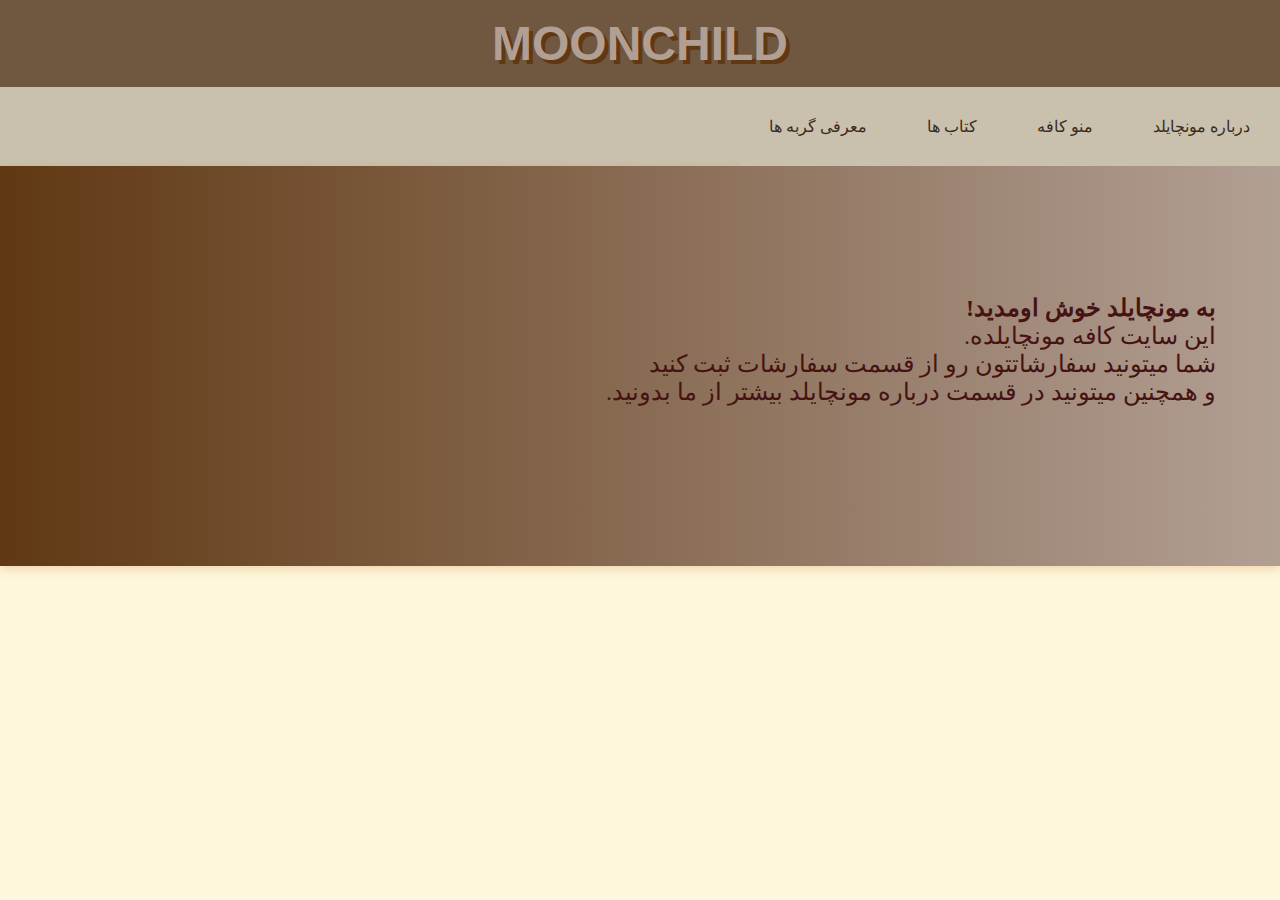
<file: index.html>
<!DOCTYPE html>
<html dir="rtl" lang="fa-IR">
<head>
    <meta charset="UTF-8">
    <meta name="viewport" content="width=device-width, initial-scale=1.0">
    <title>MOONCHILD Coffe</title>
    <link href="http://cdn.font-store.ir/nika.css" rel="stylesheet" type="text/css" />
    <!-- <link rel="stylesheet" href="./reset.css"> -->
    <link rel="stylesheet" href="./style.css">
    <link rel="icon" href="./doc/icons8-crescent-moon-48.png">
</head>
<body>
   <header id="header">
    <h1>MOONCHILD </h1>
 </header>
 <section class="nav">
    <nav>
        <ul>
            <a href="./about.html"><li>درباره مونچایلد</li></a>
            <a href="./cafe menu.html"><li>منو کافه</li></a>
            <a href="./books.html"> <li>کتاب ها</li></a>
            <a href="./cats list.html"><li>معرفی گربه ها</li></a>
        </ul>
    </nav>
 </section>
    <section id="welcome">
        <div class="welcome">
       <h2 id="h2w">به مونچایلد خوش اومدید!</h2> 
       <p>این سایت کافه مونچایلده.<br>
        شما میتونید سفارشاتتون رو از قسمت سفارشات ثبت کنید 
        <br> و همچنین میتونید در قسمت درباره مونچایلد بیشتر از ما بدونید.</p>
        <!-- <img src="./doc/Coffee Lover_Monochromatic.png" alt=""> -->
       </div>
    </section>
</body>
</html>
</file>
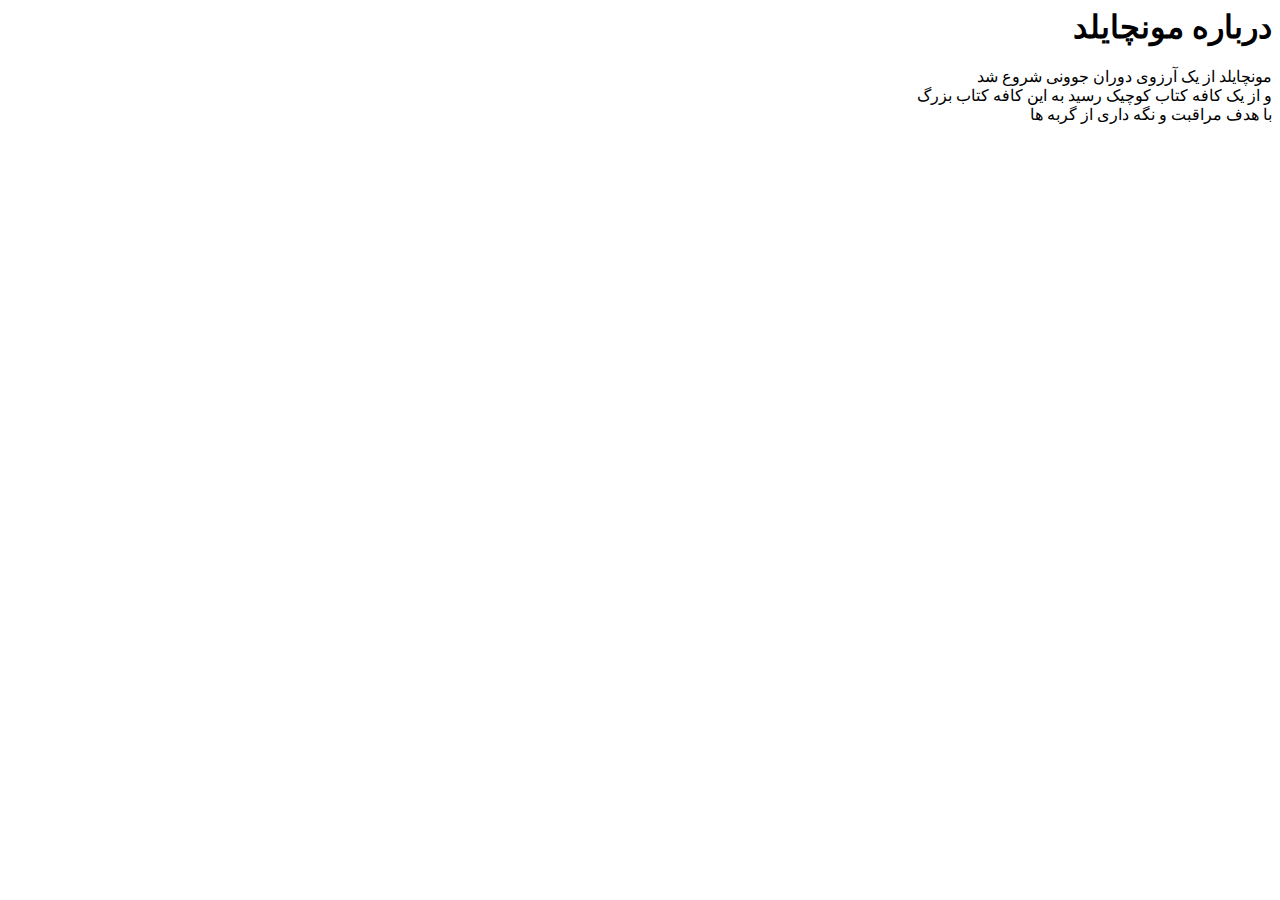
<file: about.html>
<html dir="rtl" lang="fa-IR"">
<head>
    <meta charset="UTF-8">
    <meta name="viewport" content="width=device-width, initial-scale=1.0">
    <title>درباره مونچایلد</title>
</head>
<body>
    <h1>درباره مونچایلد</h1>
    <p> مونچایلد از یک آرزوی دوران جوونی شروع شد<br> 
        و از یک کافه کتاب کوچیک رسید به این کافه کتاب بزرگ <br>
          با هدف مراقبت و نگه داری از گربه ها</p>
</body>
</html>
</file>
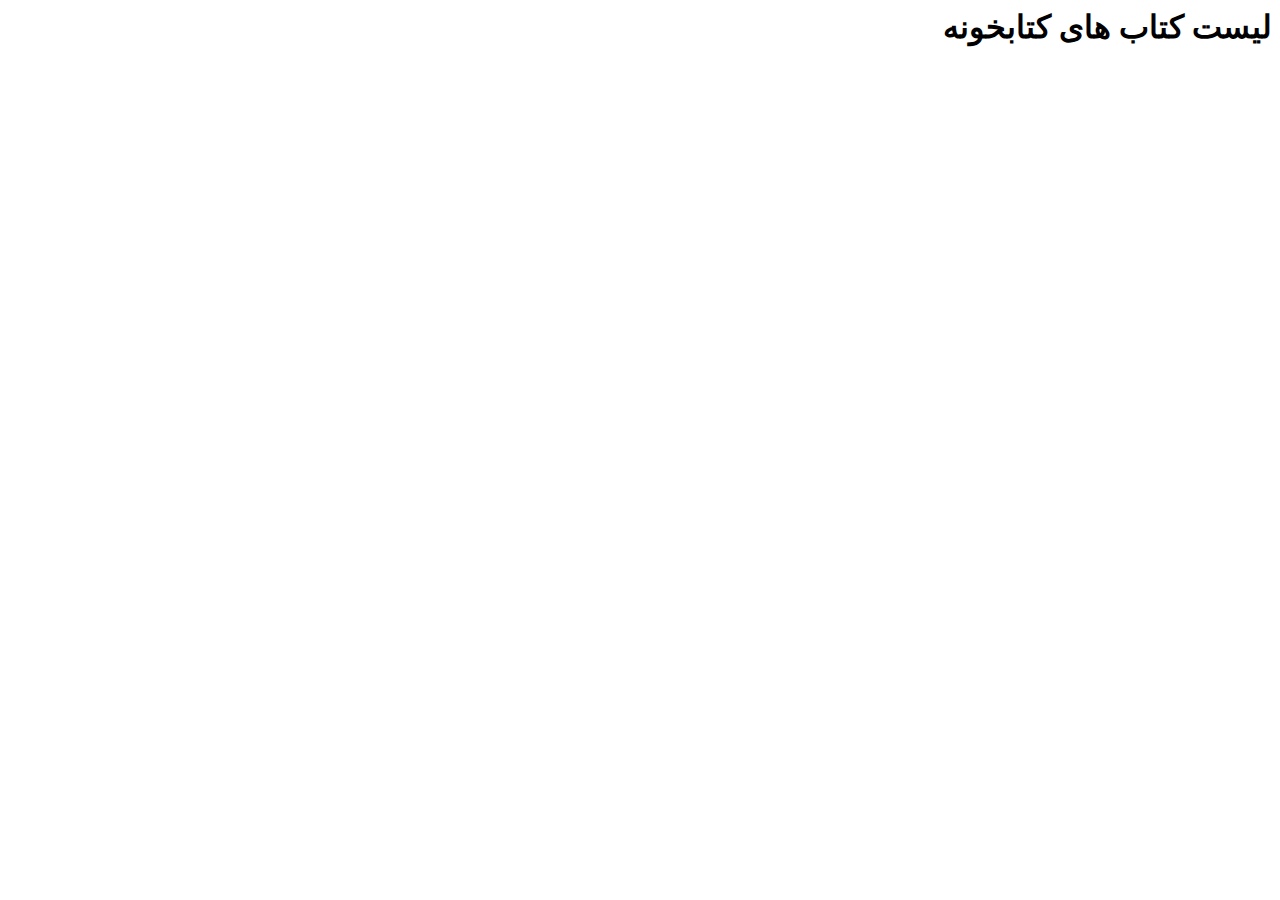
<file: books.html>
<html dir="rtl" lang="fa-IR">
<head>
    <meta charset="UTF-8">
    <meta name="viewport" content="width=device-width, initial-scale=1.0">
    <title>لیست کتاب ها</title>
</head>
<body>
    <h1>لیست کتاب های کتابخونه</h1>
    
</body>
</html>
</file>
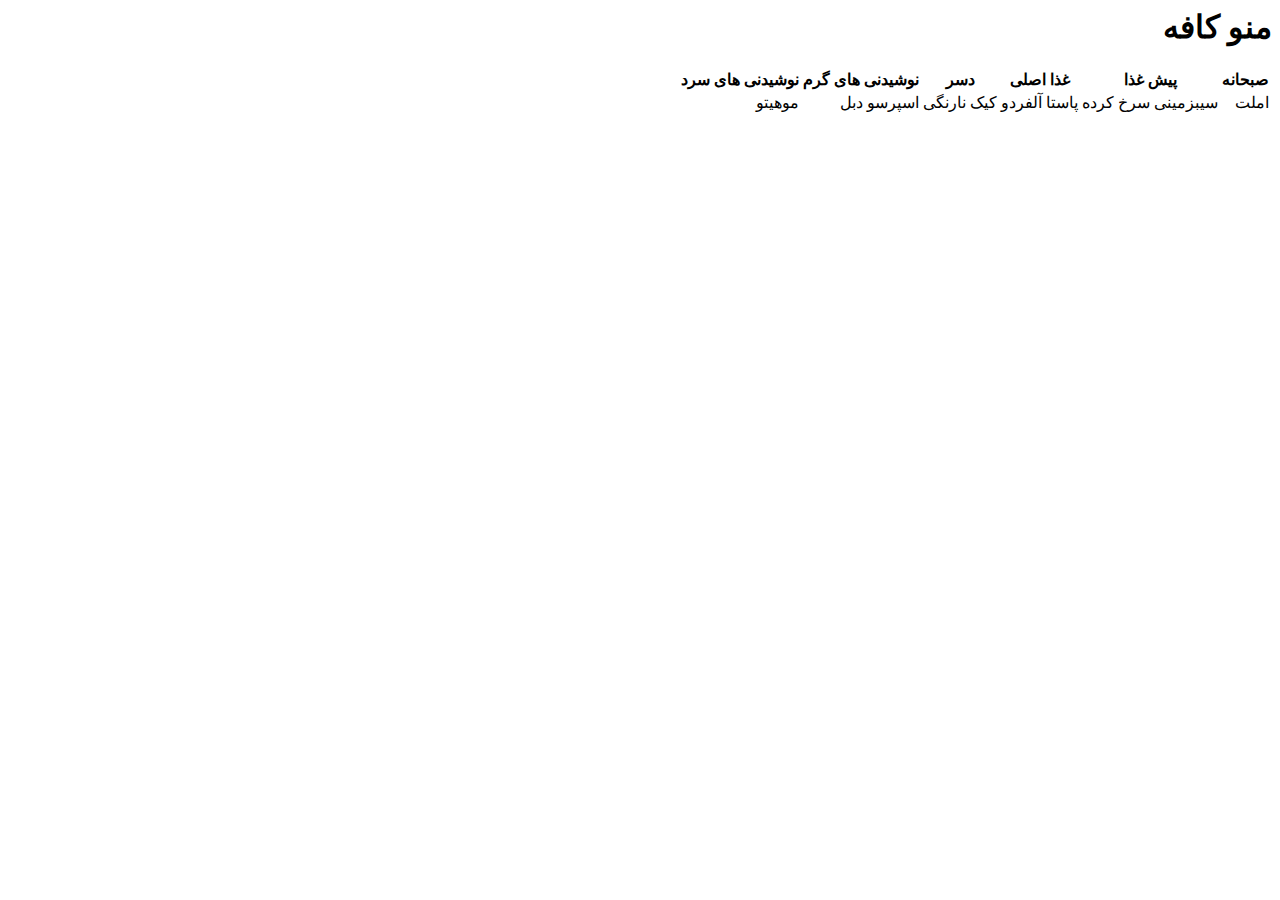
<file: cafe menu.html>
<html dir="rtl" lang="fa-IR">
<head>
    <meta charset="UTF-8">
    <meta name="viewport" content="width=device-width, initial-scale=1.0">
    <title>منو کافه</title>
</head>
<body>
    <h1>منو کافه</h1>

    <table>
        <thead>
        <tr>
            <th>صبحانه </th> 
            <th>پیش غذا </th>
            <th>غذا اصلی </th>
            <th>دسر </th>
            <th>نوشیدنی های گرم </th>
            <th>نوشیدنی های سرد </th>
        </tr>

        </thead>
        <tbody>
            <tr>
                <td> املت </td>
                <td> سیبزمینی سرخ کرده </td>
                <td> پاستا آلفردو </td>
                <td> کیک نارنگی </td>
                <td> اسپرسو دبل </td>
                <td> موهیتو </td>
            </tr>

        </tbody>
    </table>
    
</body>
</html>
</file>
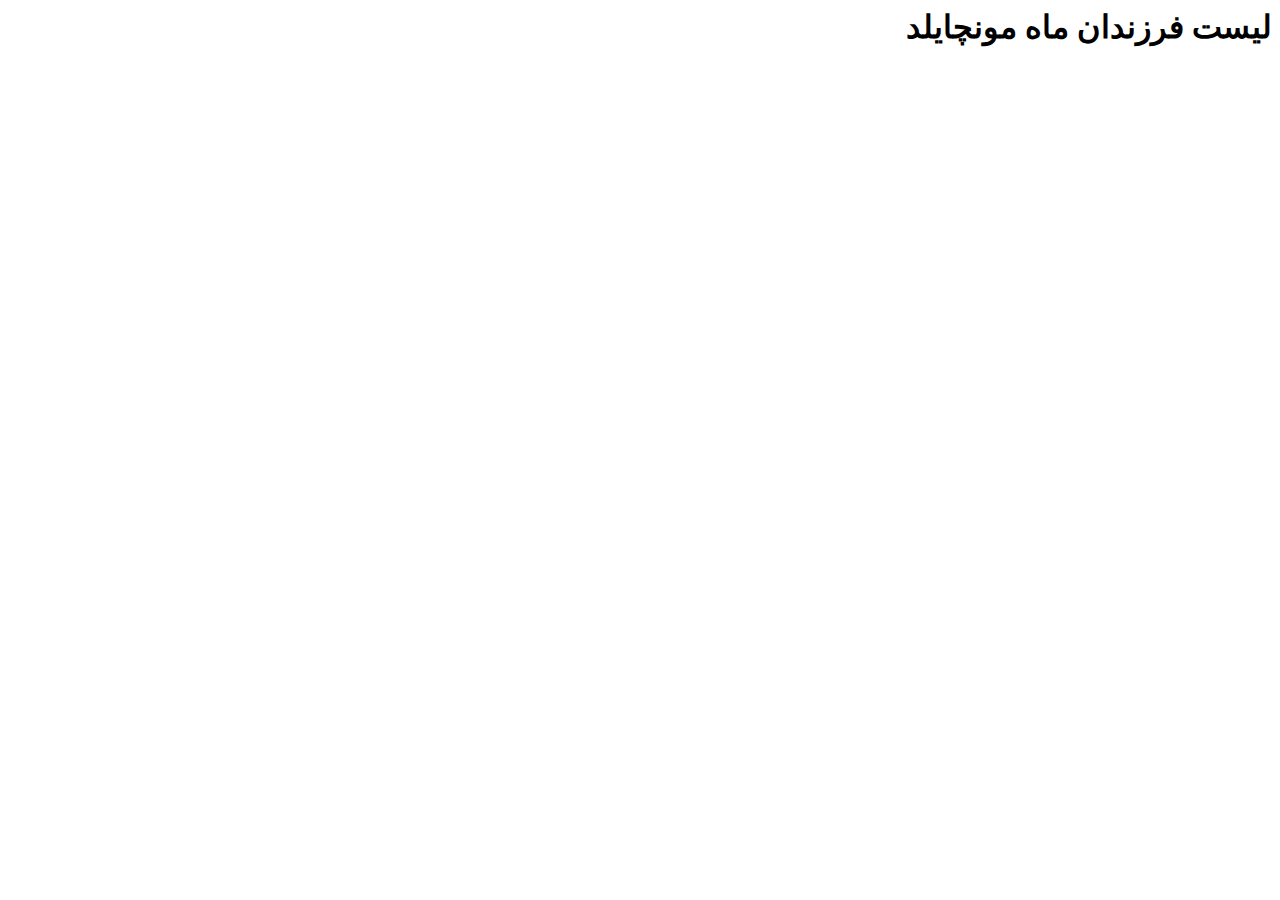
<file: cats list.html>
<html dir="rtl" lang="fa-IR">
<head>
    <meta charset="UTF-8">
    <meta name="viewport" content="width=device-width, initial-scale=1.0">
    <title>معرفی فرزندان ماه</title>
</head>
<body>
    <h1> لیست فرزندان ماه مونچایلد</h1>
    
</body>
</html>
</file>
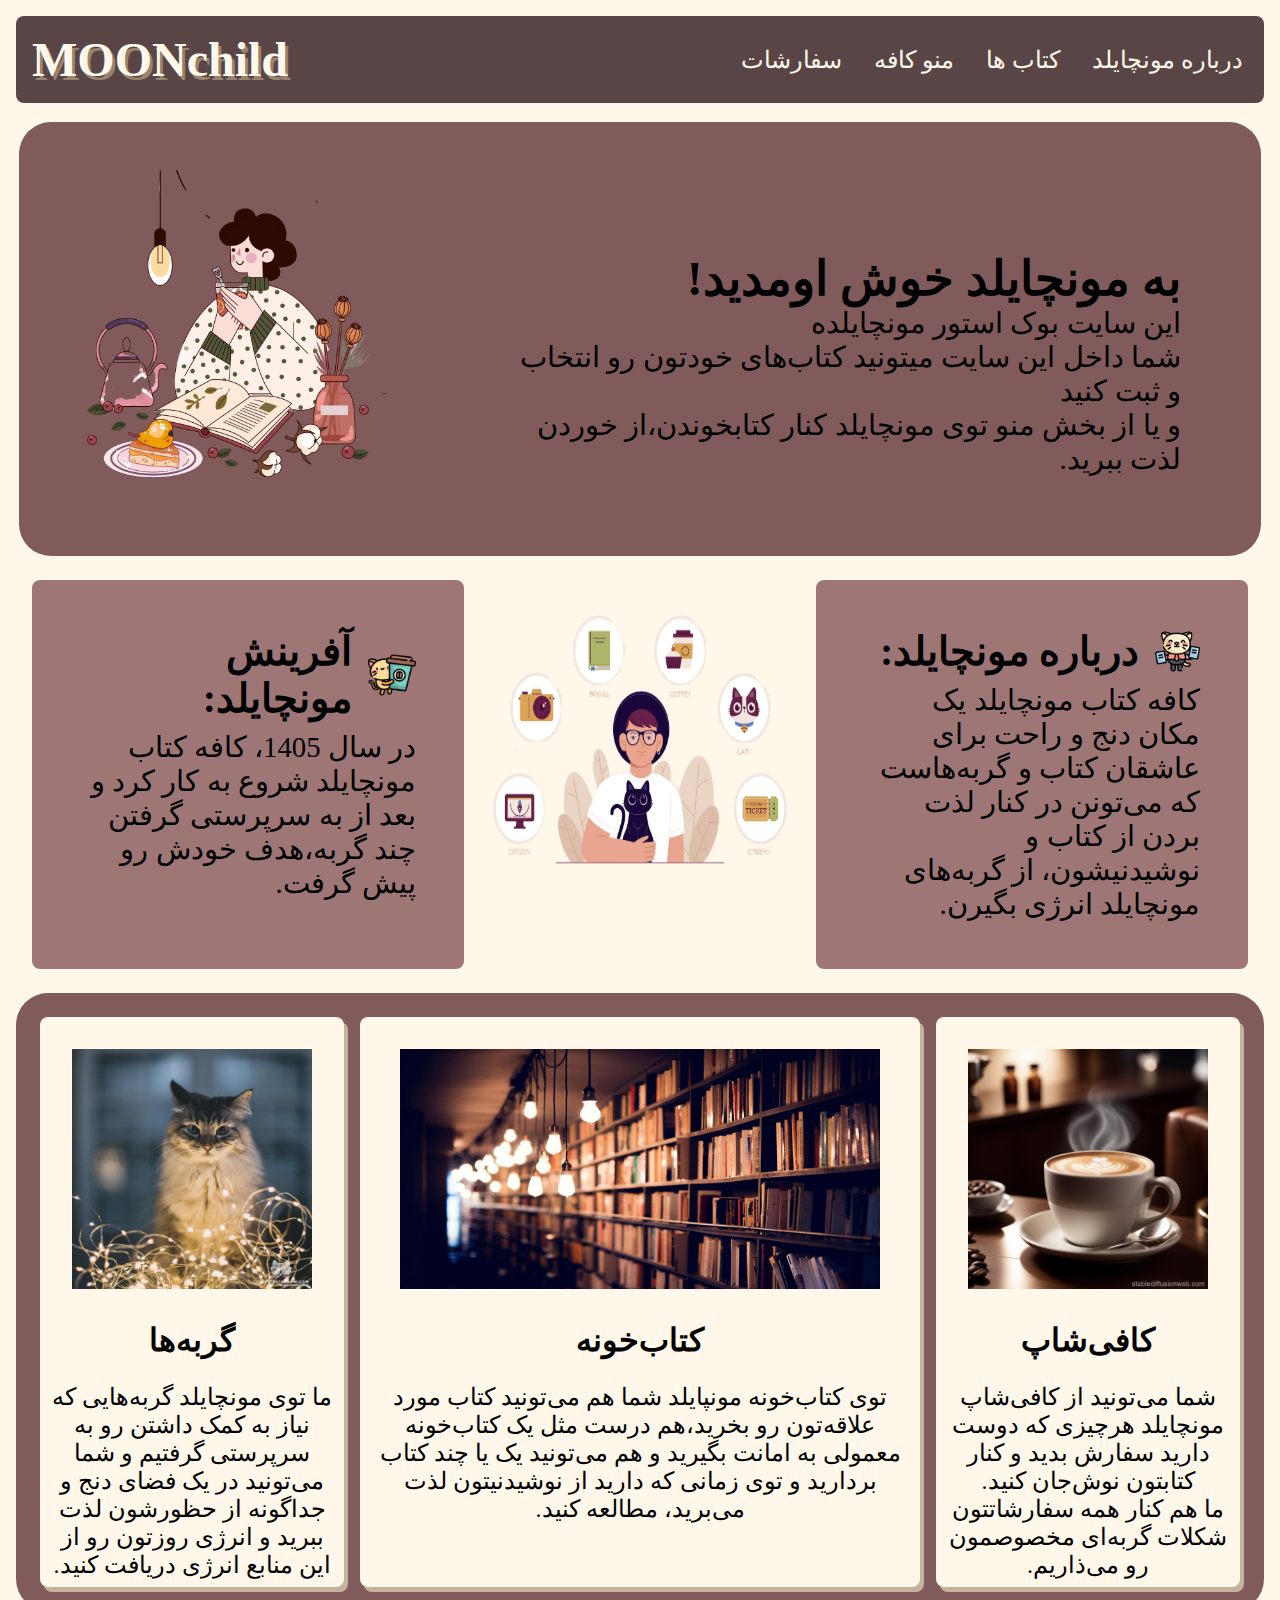
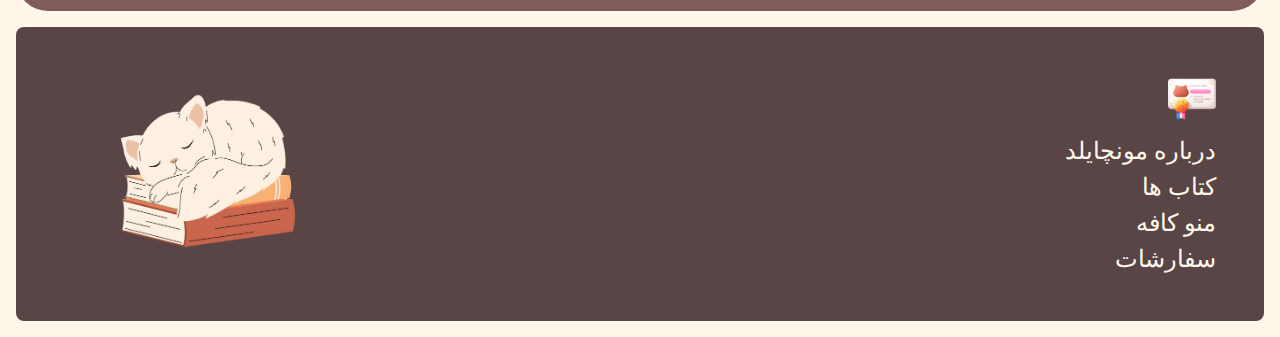
<file: index2.html>
<!DOCTYPE html>
<html dir="rtl" lang="fa-IR">
<head>
    <meta charset="UTF-8">
    <meta name="viewport" content="width=device-width, initial-scale=1.0">
    <title>MOONCHILD BOOCKSTORE</title>
    <link rel="icon" href="./doc/icons8-crescent-moon-48.png">
    <link rel="stylesheet" href="./style2.css">
</head>
<body>
    <header class="head">
        <div class="logo">
            <h1>MOONchild</h1>
        </div>
        <nav>
            <ul class="nav">
                <a href="./about.html"><li>درباره مونچایلد</li></a>
                <a href="./books.html"> <li>کتاب ها</li></a>
                <a href="./cafe menu.html"><li>منو کافه</li></a>
                <a href="./cats list.html"><li>سفارشات</li></a>
            </ul>
        </nav>
    </header>
    <section class="welcome">
        <div class="wtext">
            <h2>به مونچایلد خوش اومدید!</h2> 
            <p>این سایت بوک استور مونچایلده <br>شما داخل این سایت میتونید کتاب‌های خودتون رو انتخاب و ثبت کنید
                <br>و یا از بخش منو توی مونچایلد کنار کتابخوندن،از خوردن لذت ببرید.</p>
            </div>
            <img class="welpic" src="./doc/rb_44890.png" alt="">
    </section>
    <div class="sec-main">
        <div class="aside-r">
            <div class="hrdesighn">
                <img src="./doc/cat_1180276.png" alt="">
                <h3>درباره مونچایلد:</h3>
            </div>
            <p class="aside-p">کافه کتاب مونچایلد یک مکان دنج و راحت برای عاشقان کتاب و گربه‌هاست که می‌تونن در کنار لذت بردن از کتاب و نوشیدنیشون، از گربه‌های مونچایلد انرژی بگیرن.</p>
        </div>
        <div class="aside-c">
            <img src="./doc/about-me-concept-with-hobbies-interests.png" alt="">
        </div>
        <div class="aside-l">
            <div class="hldesighn">
                <img src="./doc/kitty_763746.png" alt="">
                <h3>آفرینش مونچایلد:</h3>
            </div>
            <p class="aside-p">در سال 1405، کافه کتاب مونچایلد شروع به کار کرد و بعد از به سرپرستی گرفتن چند گربه،هدف خودش رو پیش گرفت. <br></p>
        </div>
    </div>
    <div class="third-sec">
       <div class="box1">
        <img src="./doc/0636ab5b-eb89-4992-bec3-5a21b5dc5566.jpg" alt="">
        <h4>کافی‌شاپ</h4>
        <p>شما می‌تونید از کافی‌شاپ مونچایلد هرچیزی که دوست دارید سفارش بدید و کنار کتابتون نوش‌جان کنید. <br> ما هم کنار همه سفارشاتتون شکلات گربه‌ای مخصوصمون رو می‌ذاریم.</p>
       </div>
       <div class="box2">
        <img src="./doc/cozy-library-evening-jpg-85ys19olhyvt4ysm.jpg" alt="">
        <h4>کتاب‌خونه</h4>
        <p>توی کتاب‌خونه مونپایلد شما هم می‌تونید کتاب مورد علاقه‌تون رو بخرید،هم درست مثل یک کتاب‌خونه معمولی به امانت بگیرید و هم می‌تونید یک یا چند کتاب بردارید و توی زمانی که دارید از نوشیدنیتون لذت می‌برید، مطالعه کنید.</p>
       </div>
       <div class="box3">
        <img src="./doc/3e6420e4b8794bae7463e071dcb238b3.jpg" alt="">
        <h4>گربه‌ها</h4>
        <p>ما توی مونچایلد گربه‌هایی که نیاز به کمک داشتن رو به سرپرستی گرفتیم و شما می‌تونید در یک فضای دنج و جداگونه از حظورشون لذت ببرید و انرژی روزتون رو از این منابع انرژی دریافت کنید.</p>
       </div>
    </div>
    <footer>
        <div class="right-f">
            <img src="./doc/license_8347734.png" alt="">
            <ul class="footer">
                <a href="./about.html"><li>درباره مونچایلد</li></a>
                <a href="./books.html"> <li>کتاب ها</li></a>
                <a href="./cafe menu.html"><li>منو کافه</li></a>
                <a href="./cats list.html"><li>سفارشات</li></a>
            </ul>
        </div>
        <div class="left-f">
            <img src="./doc/rb_81637.png" alt="">
        </div>
       
    </footer>
    
</body>
</html>
</file>
<file: style.css>
* {
    transition: 0.5s;
    margin: 0;
    padding: 0;
    font-size: 100%;
}
    
/* }
@font-face {
    font-family: Vazir;
    src: url(./font/Vazir-Medium.woff2);
} */
body{
    background-color: #FEF7DC;
    font-family:'nika';
}

#header{
    background-color: #70573f;
    background-size: 100%;
    color: #b29f94;
    text-align: left;
    justify-content: space-around;
    display: flex;
    padding: 1rem;
    box-shadow: 0px 3px 10px 0px rgba(205, 134, 63, 0.3);
    font-family: 'Franklin Gothic Medium', 'Arial Narrow', Arial, sans-serif;
    font-size: 3rem;
    text-shadow: 4px 4px 0 #603813;
}
.nav{
    background-color: #c9c1ae;
    display: flex;
    flex-direction: row;
    /* font-family: 'nika', sans-serif; */
}
li{
    background-color: #c9c1ae;
    padding: 30px;
    margin: 15;
    float: right;
    list-style: none;
    font-size: 1rem;
}
li:hover{
    color: rgb(179, 130, 130);
}

a[href]{
    color: rgb(59, 44, 33);
}
#welcome{
    background-color: #ECB176;
    padding: 0/5rem;
    /* padding: 0%; */
    /* margin: 0%; */
    /* width: 100%; */
    /* background-image: url(./doc/coffee-beans-polished-background_974629-439982.jpg); */
    background-size: cover;
    height: 400px;
    background-repeat: no-repeat;
    background-origin:border-box ;
    background:linear-gradient(to right , #603813 , #b29f94);
    box-shadow: 0px 3px 10px 0px rgba(205, 134, 63, 0.3); 
    /* font-family: 'nika', sans-serif; */
    text-align: right;
    
    

}
.welcome{
    color: rgb(70, 19, 19);
    padding-top: 8rem;
    padding-right: 4rem;
    font-size: x-large;
    /* display: flex; */
    
    
}
.welcome img {
    display: flex;
    width: 30%;
    object-fit: cover;
    margin-right: 700px;
    margin-top: -230px;

}
</file>
<file: style2.css>
* {
    transition: 0.5s;
    margin: 0;
    padding: 0;
    font-size: 100%;
}
body{
    background-color: #FFF8EA;
    font-family:'nika';
}
.head {
    background-color:#594545 ;
    display: flex;
    margin: 1rem;
    align-items: center;
    flex-direction: row-reverse;
    justify-content: space-between;
    border-radius: 0.5rem;
}
@media only screen and (max-width:768px){
    .head {
        flex-direction: column;
    }
}
.logo {
   
    color: #FFF8EA;
    padding:  1rem;
    font-size: 3rem;
    text-align:end ;
    text-shadow: 3px 4px 0 #d8c29781;
    
}
.nav{
    display: flex;
    /* flex-direction: row; */
    font-size: 1.5rem;
    list-style: none;
    padding: 1.8rem;
    margin-right: -2.5rem;
}
.nav li{
    padding-right: 2rem;
    float: right;
    list-style: none;
    font-size: 1.5rem;
}

.nav li:hover{
    color: rgb(179, 130, 130);
    text-shadow:  5px 5px 0 #ebe0cab9;;
}

.nav a[href] {
    color:#FFF8EA;
}
.welcome {
    background-color: #815B5B;
    display: flex;
    flex-direction: row;
    justify-content: space-between;
    margin: 1.2rem;
    border-radius: 2rem;
    /* margin-top: 0.2rem; */
}
@media only screen and (max-width:768px){
    .welcome {
        flex-direction: column;
        align-items: center;
    }
}

.welpic{
    height: 20rem;
    width: 20rem;
    /* padding: 3rem; */
    margin: 3rem;
    flex-grow: 3;
    flex-basis: 30%;
}
.wtext {
margin: 5rem;
margin-top: 8rem;
font-size: 1.8rem;
flex-grow: 1;
flex-basis: 70%;
}
h2{
    font-size: 3rem;
}
.sec-main{
    display: flex;
    justify-content: space-between;
    margin-right: 2rem;
    margin-left: 2rem;
    margin-top: 1.5rem;
    gap: 1rem;
    /* align-items: center; */
}
@media only screen and (max-width:768px){
    .sec-main {
        flex-direction: column;
        align-items: center;
    }
}

.aside-l{
    background-color: #9E7676;
    /* margin-right: 0.5rem; */
    padding: 3rem;
    border-radius: 0.5rem;
    font-size: 1.8rem;
    flex-basis: 35%;
}
.aside-c img{
    width: 20rem;
    height: 18rem;
    flex-basis: 25%;
    margin-top: 1rem;
}
.aside-r{
    background-color: #9E7676;
    /* margin-left: 0.5rem; */
    padding: 3rem;
    border-radius: 0.5rem;
    font-size: 1.8rem;
    flex-basis: 35%;
}
h3 {
    font-size: 2.5rem;
}
.aside-p{
    margin-top: 0.5rem;
}
.hrdesighn{
    display: flex;
    align-items: center;
    gap: 1rem;
}
.hrdesighn img{
    width: 2.8rem;
    /* border: 2px solid #4b3939;
    border-radius: 1rem;
    padding: 0.5rem; */
}
.hldesighn{
    display: flex;
    align-items: center;
    gap: 1rem;
}
.hldesighn img{
    width: 3rem;
    /* border: 2px solid #4b3939;
    border-radius: 1rem;
    padding: 0.5rem; */
}
.third-sec{
    background-color: #815B5B;
    display: flex;
    /* align-items: center; */
    justify-content: space-between;
    margin: 1rem;
    margin-top: 1.5rem;
    gap: 1rem;
    border-radius: 2rem;
    font-size: 2rem;
    padding: 1.5rem;
}
@media only screen and (max-width:1024px){
    .third-sec {
        flex-direction: column;
    }
}
.box1{
    display: flex;
    flex-direction: column;
    align-items: center;
    text-align: center;
    background-color: #FFF8EA;
    border-radius: 0.5rem;
    flex-basis: 20%;
    box-shadow:  4px 5px 0 #d8cbb0c7;

}
.box2{
    display: flex;
    flex-direction: column;
    align-items: center;
    text-align: center;
    background-color: #FFF8EA;
    border-radius: 0.5rem;
    flex-basis: 60%;
    box-shadow:  4px 5px 0 #d8cbb0c7;
}

.box3{
    display: flex;
    flex-direction: column;
    align-items: center;
    text-align: center;
    background-color: #FFF8EA;
    border-radius: 0.5rem;
    flex-basis: 20%;
    box-shadow:  4px 5px 0 #d8cbb0c7;
}
.box1 img{
    width: 15rem;
    padding: 2rem;
    height: 15rem;
}
.box2 img{
    width: 30rem;
    padding: 2rem;
    height: 15rem;
}
@media only screen and (max-width:580px){
    .box2 img {
        width: 20rem;
        height: 10rem;
    }
}
.box3 img{
    width: 15rem;
    padding: 2rem;
    height: 15rem;
}
.third-sec p {
    font-size: 1.5rem;
    padding: 0.5rem;
    margin-top: 1rem;
}
footer{
    display: flex;
    background-color: #594545;
    color: #FFF8EA;
    font-size: 1.5rem;
    margin: 1rem;
    border-radius: 0.5rem;
    padding: 3rem;
    justify-content: space-between;
    align-items: center;
}
.right-f img{
    width: 3rem;
    height: 3rem;
}
.right-f li:hover{
    color: #a89797;

}
.footer{
    display: flex;
    list-style: none;
    flex-direction: column;
}
.footer a[href]{
    color: #FFF8EA;
    list-style: none;
    padding-top: 0.5rem;
    text-decoration: none;
}
.left-f img{
    width: 12rem;
    height: 12rem;
    margin-left: 3rem;
    padding: 0rem;
}
</file>
